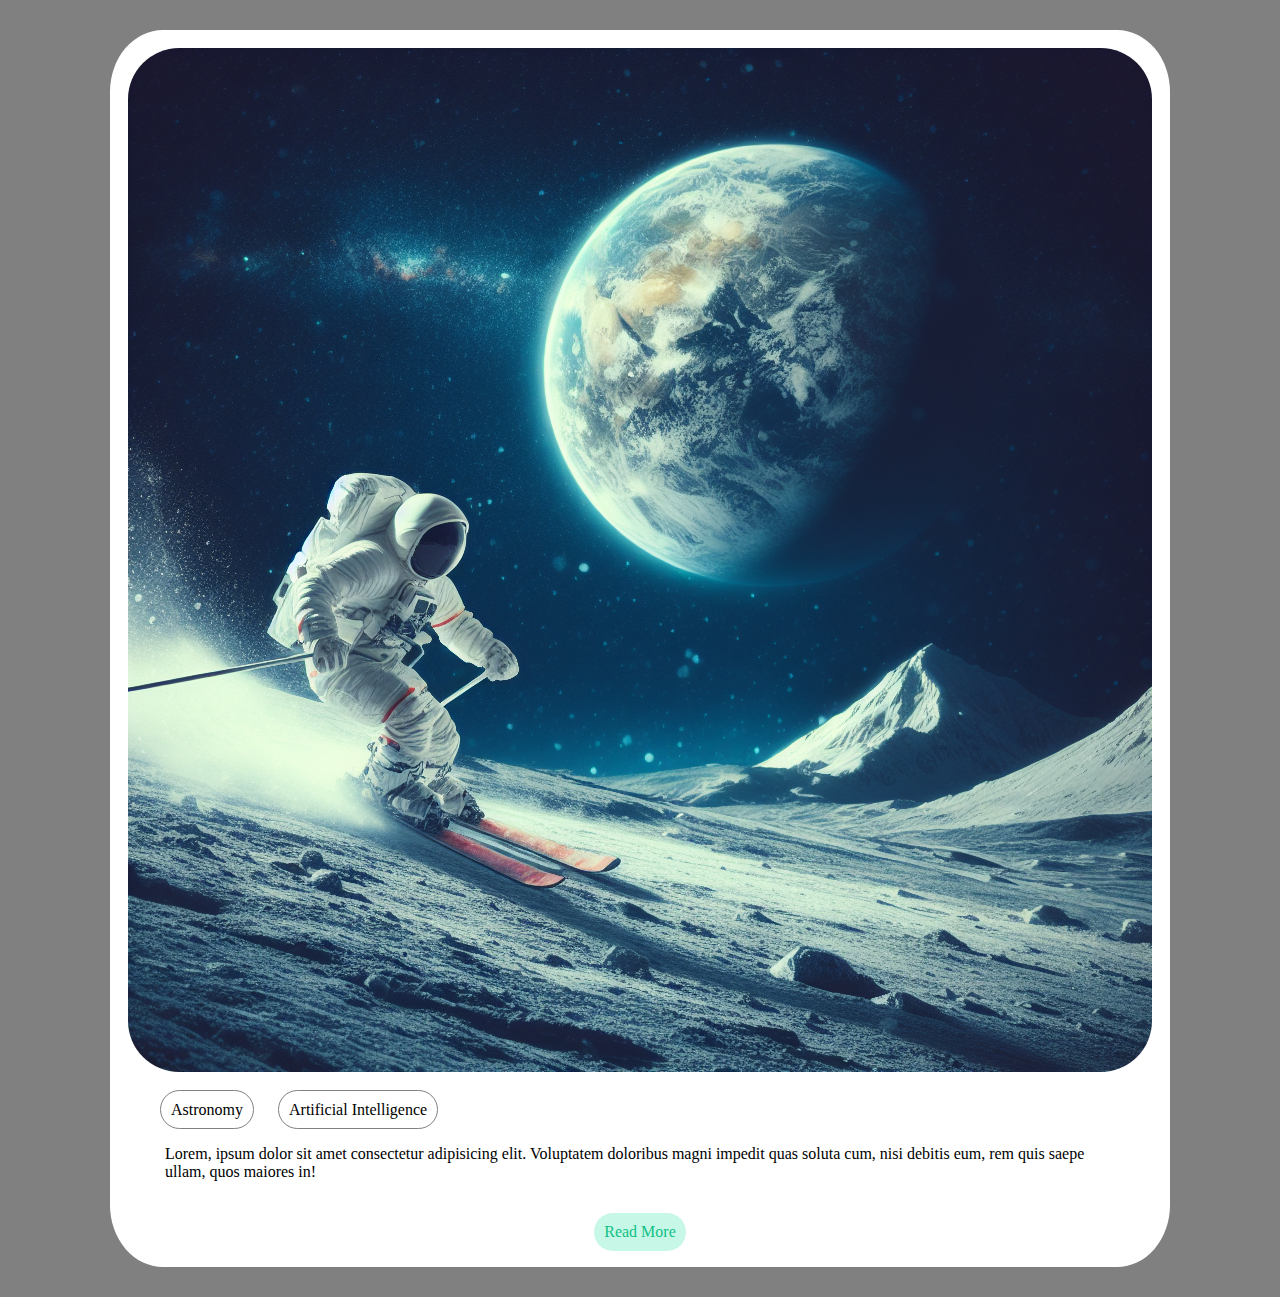
<file: cards project/index.html>
<!DOCTYPE html>
<html lang="en">
<head>
    <meta charset="UTF-8">
    <meta name="viewport" content="width=device-width, initial-scale=1.0">
    <title>Cards | CodeSpec</title>
    <link rel="stylesheet" href="style.css">
</head>
<body>
    
    <div class="card-parent-div">

        <div class="card-photo-div">

            <img src="Designer.jpeg" alt="card-photo">
            
        </div>

        <div class="card-tags-div">

            <span class="card-tags">Astronomy</span>
            <span class="card-tags">Artificial Intelligence</span>
            
        </div>

        <div class="card-content-div">

            <p class="card-content">

                Lorem, ipsum dolor sit amet consectetur adipisicing elit. Voluptatem doloribus magni impedit quas soluta cum, nisi debitis eum, rem quis saepe ullam, quos maiores in!
                
            </p>
            
        </div>

        <a href="#">

            <div class="card-button-div">

                <p class="card-button-text">

                    Read More
                    
                </p>
                
            </div>
            
        </a>

    </div>

</body>
</html>
</file>
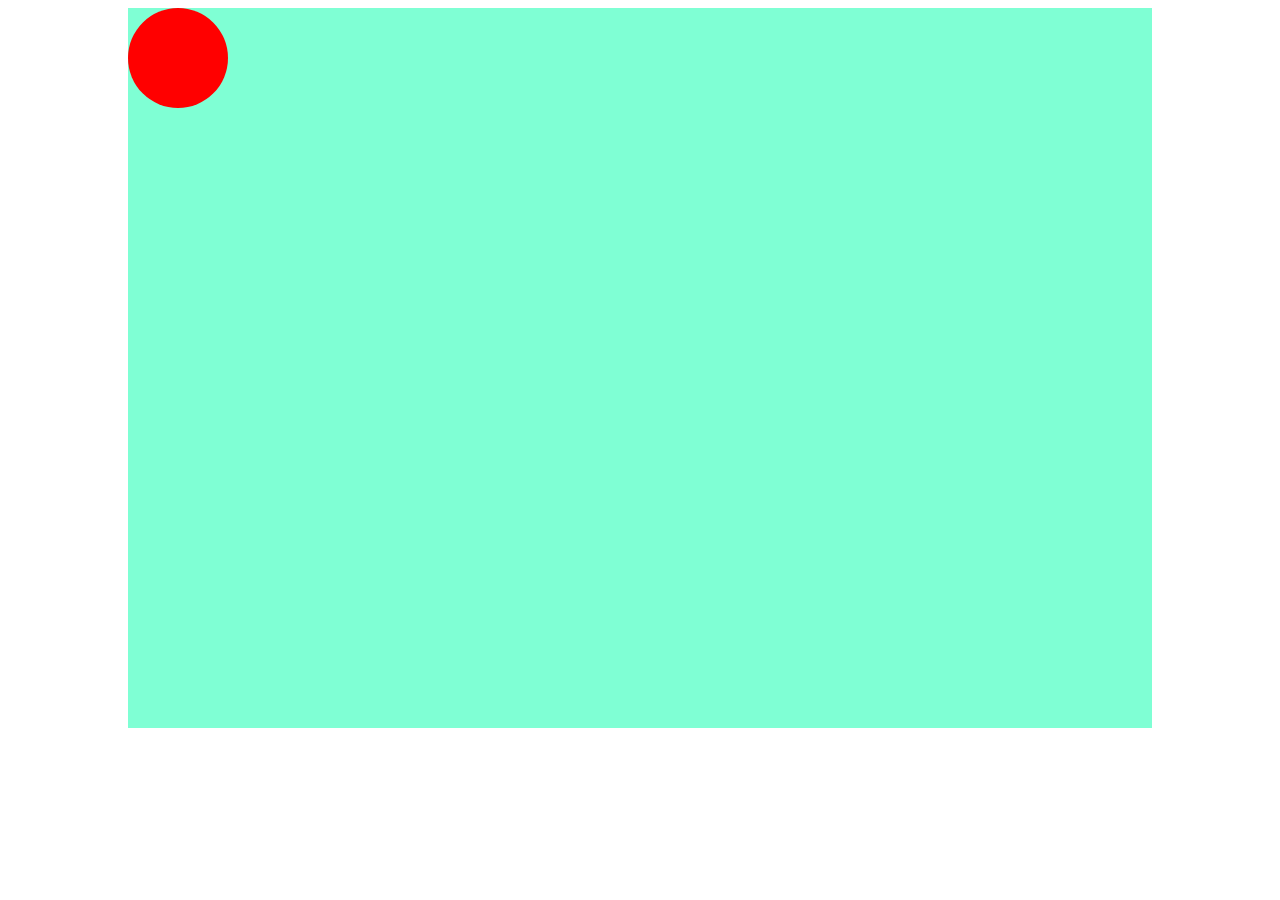
<file: Physics Simulation/index.html>
<!DOCTYPE html>
<html lang="en">
<head>
    <meta charset="UTF-8">
    <meta name="viewport" content="width=device-width, initial-scale=1.0">
    <title>Physics Simulation | CodeSpec</title>
    <link rel="stylesheet" href="style.css">
</head>
<body>

    <div class="container">
        <div class="ball"></div>
    </div>

</body>
</html>
</file>
<file: cards project/style.css>
body{
    margin: 0;
    padding: 0;
    background-color: grey;
    display: flex;
    justify-content: center;
    align-items: center;
}

.card-parent-div{
    background-color: rgb(255, 255, 255);
    width: 1060px;
    margin: 30px 0 30px 0;
    border-radius: 5%;
    display: flex;
    flex-direction: column;
    justify-content: center;
}

.card-photo-div{
    margin: 18px 0 0 18px;
}

img{
    border-radius: 5%;
}

.card-tags-div{
    padding: 25px 0 0 50px;
}

.card-tags-div > span {
    border: 1px solid grey;
    border-radius: 50px;
    padding: 10px;
    margin: 0 20px 0 0;
}

.card-content-div{
    padding: 10px 55px 0 55px;
}

.card-button-div{
    display: flex;
    justify-content: center;
}

.card-button-div > p{
    border-radius: 20px;
    padding: 10px 10px 10px 10px;
    background-color: rgb(198, 247, 231);
}

a{
    color: rgb(17, 193, 134);
    text-decoration: none;
}
</file>
<file: Physics Simulation/style.css>
.container{
    width: 80vw;
    height: 80vh;
    margin: auto;
    background-color: aquamarine;
}

.ball{
    width: 100px;
    height: 100px;
    background-color: red;
    border-radius: 50%;
    animation: Bounce-X 3s linear infinite, Bounce-Y-down 1s cubic-bezier(1,0,1,1) infinite, Bounce-Y-up 1s cubic-bezier(0,0,0,1) 0.5s infinite;
    position: relative;
}

@keyframes Bounce-X{
    
    from{
        left: 0%;
    }
    to{
        left: 91.8%;
    }
    
}

@keyframes Bounce-Y-down {
    0%{
        top: 0;
    }
    50%{
        top: 90%;
    }

}

@keyframes Bounce-Y-up {

    0%{
        top: 90%;
    }
    50%{
        top: 0;
    }
}
</file>
